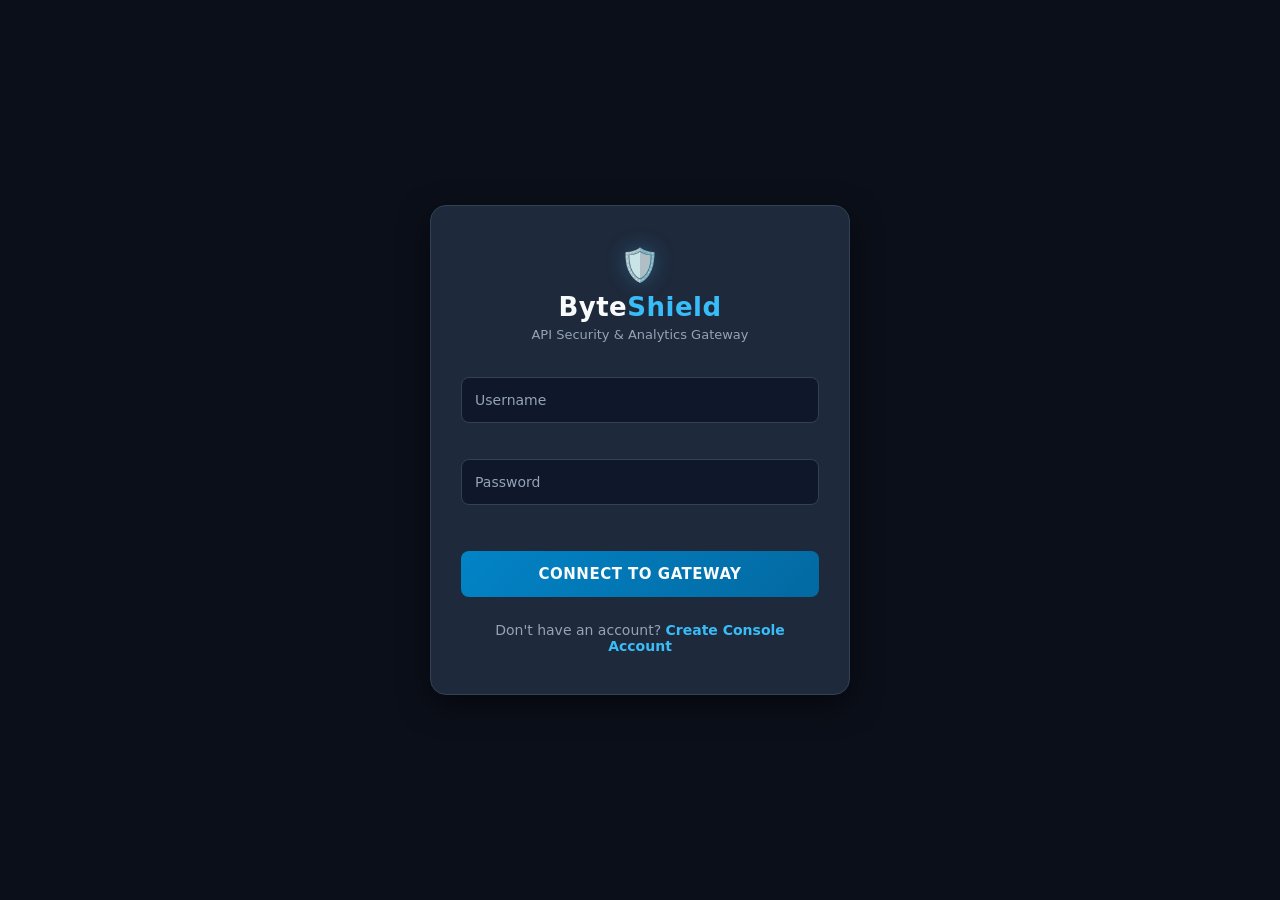
<file: index.html>
<!DOCTYPE html>
<html lang="en">
<head>
    <meta charset="UTF-8">
    <meta name="viewport" content="width=device-width, initial-scale=1.0">
    <title>ByteShield - Gateway Login</title>
    <script src="js/auth.js"></script>
    <style>
        .loading-btn {
            position: relative;
            padding: 12px 24px;
            background-color: #007bff;
            color: white;
            border: none;
            border-radius: 4px;
            font-size: 16px;
            cursor: pointer;
            transition: all 0.2s ease;
            }
        .spinner {
            position: absolute;
            top: 50%;
            left: 50%;
            width: 20px;
            height: 20px;
            margin-top: -10px; 
            margin-left: -10px;
            border: 3px solid rgba(255, 255, 255, 0.3);
            border-radius: 50%;
            border-top-color: white;
            opacity: 0;
            transition: opacity 0.2s ease;
        }
        @keyframes spin {
        to { transform: rotate(360deg); }
        }
        .loading-btn.loading {
        color: transparent; 
        pointer-events: none; 
        }

        .loading-btn.loading .spinner {
        opacity: 1;
        animation: spin 0.8s linear infinite;
        }
        * {
            margin: 0;
            padding: 0;
            box-sizing: border-box;
            font-family: 'Inter', 'Segoe UI', system-ui, -apple-system, sans-serif;
        }
        :root {
            --bg-color: #0b0f19;
            --surface-color: #1e293b;
            --accent-color: #38bdf8;
            --text-main: #f8fafc;
            --text-muted: #94a3b8;
            --danger: #ef4444;
            --success: #10b981;
            --border-color: #334155
        }
        body {
            background-color: var(--bg-color);
            color: var(--text-main);
            min-height: 100vh;
            display: flex;
            align-items: center;
            justify-content: center;
            padding: 20px;
        }
        .login-container {
            width: 100%;
            max-width: 420px;
            background-color: var(--surface-color);
            padding: 40px 30px;
            border-radius: 16px;
            border: 1px solid var(--border-color);
            box-shadow: 0 10px 30px rgba(0, 0, 0, 0.5);
            text-align: center;
        }
        .brand-header {
            margin-bottom: 35px;
        }
        .brand-logo {
            font-size: 32px;
            margin-bottom: 8px;
            display: inline-block;
            filter: drop-shadow(0 0 10px rgba(56, 189, 248, 0.3));
        }
        .brand-title {
            font-size: 26px;
            font-weight: 800;
            color: var(--text-main);
            letter-spacing: 0.5px;
        }
        .brand-title span {
            color: var(--accent-color);
        }
        .brand-tagline {
            font-size: 13px;
            color: var(--text-muted);
            margin-top: 5px;
            font-weight: 500;
        }
        .floating-group {
            position: relative;
            margin-bottom: 6px;
            text-align: left;
        }
        .floating-group input {
            width: 100%;
            padding: 16px 14px 10px 14px;
            background-color: #0f172a;
            color: var(--text-main);
            border: 1px solid var(--border-color);
            border-radius: 8px;
            outline: none;
            font-size: 15px;
            transition: all 0.2s ease-in-out;
        }
        .floating-group label {
            position: absolute;
            left: 14px;
            top: 50%;
            transform: translateY(-50%);
            color: var(--text-muted);
            font-size: 14px;
            pointer-events: none;
            transition: all 0.2s ease-in-out;
            background-color: transparent;
        }
        .floating-group input:focus {
            border-color: var(--accent-color);
            box-shadow: 0 0 12px rgba(56, 189, 248, 0.25);
        }
        .floating-group input:focus ~ label,
        .floating-group input:not(:placeholder-shown) ~ label {
            top: 12px;
            font-size: 11px;
            color: var(--accent-color);
            font-weight: 600;
            text-transform: uppercase;
            letter-spacing: 0.5px;
        }
        .floating-group input:not(:placeholder-shown) {
            padding-top: 20px;
            padding-bottom: 6px;
        }
        .floating-group input:focus {
            padding-top: 20px;
            padding-bottom: 6px;
        }
        .error-text {
            font-size: 12px;
            color: var(--danger);
            display: block;
            margin-top: 4px;
            margin-bottom: 15px;
            text-align: left;
            font-weight: 500;
            min-height: 15px;
        }
        .btn-submit {
            width: 100%;
            padding: 14px;
            background: linear-gradient(135deg, #0284c7, #0369a1);
            color: var(--text-main);
            border: none;
            border-radius: 8px;
            font-size: 15px;
            font-weight: 700;
            cursor: pointer;
            transition: all 0.2s ease-in-out;
            letter-spacing: 0.5px;
            text-transform: uppercase;
            margin-top: 10px;
        }
        .btn-submit:hover {
            background: linear-gradient(135deg, var(--accent-color), #0284c7);
            box-shadow: 0 0 15px rgba(56, 189, 248, 0.4);
            transform: translateY(-1px);
        }
        .btn-submit:disabled {
            opacity: 0.6;
            cursor: not-allowed;
            transform: none;
            box-shadow: none;
        }
        .global-error {
            color: var(--danger);
            background-color: rgba(239, 68, 68, 0.1);
            border: 1px dashed var(--danger);
            padding: 10px;
            border-radius: 6px;
            font-size: 13px;
            font-weight: 500;
            margin-top: 15px;
        }
        .global-error:empty { display: none; }
        .global-success {
            color: var(--success);
            background-color: rgba(16, 185, 129, 0.1);
            border: 1px dashed var(--success);
            padding: 10px;
            border-radius: 6px;
            font-size: 13px;
            font-weight: 500;
            margin-top: 15px;
        }
        .global-success:empty { display: none; }
        .footer-link-wrapper {
            margin-top: 25px;
            font-size: 14px;
            color: var(--text-muted);
        }
        .footer-link-wrapper a {
            color: var(--accent-color);
            text-decoration: none;
            font-weight: 600;
            transition: color 0.2s ease;
        }
        .footer-link-wrapper a:hover {
            color: #7dd3fc;
            text-decoration: underline;
        }
        @media (max-width: 480px) {
            body { padding: 15px; }
            .login-container { padding: 30px 20px; }
            .brand-title { font-size: 22px; }
        }
    </style>
</head>
<body>
    <div class="login-container">
        <div class="brand-header">
            <div class="brand-logo">🛡️</div>
            <h1 class="brand-title">Byte<span>Shield</span></h1>
            <p class="brand-tagline">API Security & Analytics Gateway</p>
        </div>
        <form id="login-form" novalidate>
            <div class="floating-group">
                <input type="text" name="username" id="input-username" placeholder=" " required autocomplete="off">
                <label for="input-username">Username</label>
            </div>
            <span class="error-text" id="login-error-username"></span>
            <div class="floating-group">
                <input type="password" name="password" id="input-password" placeholder=" " required>
                <label for="input-password">Password</label>
            </div>
            <span class="error-text" id="login-error-password"></span>
            <!-- Is button ko apne form me replace kar lijiye -->
            <button type="submit" id="login-button" class="btn-submit loading-btn">
                <span class="btn-text">Connect to Gateway</span>
                <span class="spinner"></span>
            </button>

        </form>
        <div class="global-error" id="username-password-incorrect-error"></div>
        <div class="global-success" id="login-success"></div>
        <p class="footer-link-wrapper">
            Don't have an account? <a href="signup.html">Create Console Account</a>
        </p>
    </div>
</body>
<script>
    function CheckIfAlreadyLoggin(){
    let token=localStorage.getItem('access_token')
    let refresh_token=localStorage.getItem('refresh_token')
    if (token || refresh_token){
        window.location.href='dashboard.html'
    }
}
CheckIfAlreadyLoggin();
    document.getElementById('login-form').addEventListener('submit', login_user);
</script>
</html>
</file>
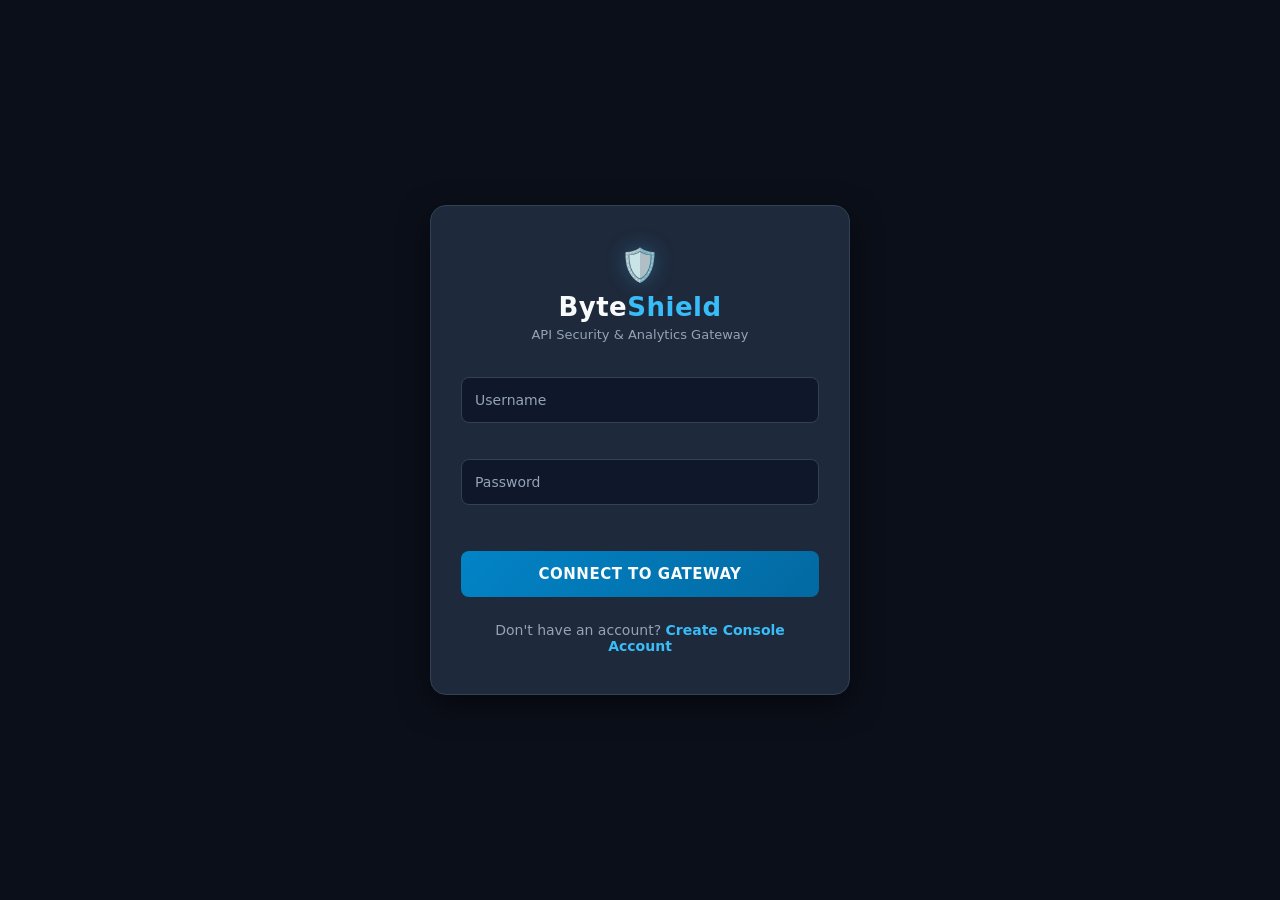
<file: chart.html>
<!DOCTYPE html>
<html lang="en">
<head>
    <meta charset="UTF-8">
    <meta name="viewport" content="width=device-width, initial-scale=1.0">
    <title>ByteShield Traffic Analytics</title>
    <script src="js/dashboard.js" defer></script>
    <script src="js/auth.js" defer></script>
    <script src="js/chart.js"></script>
    <style>
        * {
            margin: 0;
            padding: 0;
            box-sizing: border-box;
            font-family: 'Inter', 'Segoe UI', system-ui, sans-serif;
        }
        :root {
            --bg-color: #0f172a;  
            --surface-color: #1e293b;
            --accent-color: #38bdf8;
            --text-main: #f8fafc;
            --text-muted: #94a3b8;
            --border-color: #334155; 
        }
        body {
            background-color: var(--bg-color);
            color: var(--text-main);
            min-height: 100vh;
            display: flex;
            align-items: center;
            justify-content: center;
            padding: 20px;
        }
        .chart-container {
            width: 100%;
            max-width: 900px;
            background: var(--surface-color);
            padding: 35px;
            border-radius: 16px;
            border: 1px solid var(--border-color);
            box-shadow: 0px 10px 30px rgba(0, 0, 0, 0.4);
        }
        .chart-title {
            color: var(--accent-color);
            font-size: 24px;
            font-weight: 700;
            margin-bottom: 6px;
            letter-spacing: 0.5px;
        }
        .chart-desc {
            color: var(--text-muted);
            font-size: 14px;
            margin-bottom: 35px;
        }
        .chart-scroll-area {
            width: 100%;
            overflow-x: auto;
            margin-bottom: 25px;
            border-radius: 8px;
        }
        .pure-css-chart {
            display: flex;
            align-items: flex-end;
            justify-content: space-around;
            height: 350px;
            width: 100%;
            min-width: 700px;
            border-bottom: 2px solid var(--border-color);
            border-left: 2px solid var(--border-color);
            padding: 15px 10px 0 10px;
            position: relative;
            background-image: linear-gradient(rgba(51, 65, 85, 0.3) 1px, transparent 1px);
            background-size: 100% 50px;
        }
        .bar-wrapper {
            display: flex;
            flex-direction: column;
            align-items: center;
            flex-grow: 1;
            max-width: 65px;
            height: 100%;
            justify-content: flex-end;
        }
        .bar {
            width: 65%;
            background: linear-gradient(to top, #0284c7, var(--accent-color));
            border-radius: 6px 6px 0 0;
            transition: height 0.6s cubic-bezier(0.4, 0, 0.2, 1);
            position: relative;
            cursor: pointer;
        }
        .bar:hover {
            background: linear-gradient(to top, #0369a1, #7dd3fc);
            box-shadow: 0 0 15px rgba(56, 189, 248, 0.5);
        }
        .bar-hits {
            font-size: 12px;
            font-weight: 600;
            color: var(--accent-color);
            margin-bottom: 6px;
        }
        .bar-label {
            font-size: 11px;
            color: var(--text-muted);
            margin-top: 10px;
            white-space: nowrap;
            font-weight: 500;
        }
        .controls-footer {
            border-top: 1px solid var(--border-color);
            padding-top: 20px;
            display: flex;
            justify-content: space-between;
            align-items: center;
            gap: 15px;
        }
        .back-btn {
            padding: 10px 24px;
            background-color: transparent;
            color: var(--text-main);
            border: 1px solid var(--border-color);
            border-radius: 8px;
            cursor: pointer;
            font-weight: 600;
            font-size: 14px;
            transition: all 0.2s ease-in-out;
            white-space: nowrap;
        }
        .back-btn:hover {
            background-color: rgba(255, 255, 255, 0.05);
            border-color: var(--text-main);
        }
        .system-status-text {
            font-size: 12px; 
            color: var(--text-muted);
            text-align: right;
        }
        .spinner-wrapper {
            display: flex;
            flex-direction: column;
            align-items: center;
            justify-content: center;
            width: 100%;
            height: 100%;
            gap: 15px;
            position: absolute;
            left: 0;
            top: 0;
            background: var(--surface-color);
        }
        .spinner {
            width: 40px;
            height: 40px;
            border: 4px solid rgba(56, 189, 248, 0.1);
            border-top: 4px solid var(--accent-color);
            border-radius: 50%;
            animation: spin 1s linear infinite;
        }
        @keyframes spin {
            0% { transform: rotate(0deg); }
            100% { transform: rotate(360deg); }
        }
        .loading-text {
            color: var(--text-muted);
            font-size: 14px;
            font-weight: 500;
        }
        @media (max-width: 768px) {
            body {
                padding: 10px;
            }
            .chart-container {
                padding: 20px;
                border-radius: 12px;
            }
            .chart-title {
                font-size: 20px;
            }
            .chart-desc {
                font-size: 13px;
                margin-bottom: 25px;
            }
            .pure-css-chart {
                height: 260px; 
                min-width: 100%;
                padding: 10px 5px 0 5px;
            }
            .bar-wrapper {
                max-width: 45px;
            }
            .bar-hits {
                font-size: 10px;
                margin-bottom: 3px;
            }
            .bar-label {
                font-size: 9px;
                margin-top: 6px;
            }
            .controls-footer {
                flex-direction: column;
                align-items: stretch;
                text-align: center;
                gap: 12px;
            }
            .back-btn {
                width: 100%; 
                padding: 12px;
            }
            .system-status-text {
                text-align: center;
                font-size: 11px;
            }
        }
    </style>
</head>
<body>
    <div class="chart-container">
        <h2 class="chart-title">📈 ByteShield Live Traffic Analytics</h2>
        <p class="chart-desc">Real-time metrics timeline distribution breakdown over the past 24 hours.</p>
        <div class="chart-scroll-area">
            <div id="html-chart-box" class="pure-css-chart">
                <div class="spinner-wrapper" id="chart-loader">
                    <div class="spinner"></div>
                    <p class="loading-text">Syncing telemetry data streams...</p>
                </div>
            </div>
        </div>
        <div class="controls-footer">
            <button class="back-btn" onclick="goToDashboard()">⬅️ Back to Console</button>
            <span class="system-status-text">System Status: Secure</span>
        </div>
    </div>

    <script>
        window.onload = function() {
            let token = localStorage.getItem('access_token');
            if (!token) {
                window.location.href = 'login.html';
                return;
            }
            load_pure_html_chart();
        };
        function goToDashboard() {
            window.location.href = 'dashboard.html';
        }
    </script>
</body>
</html>
</file>
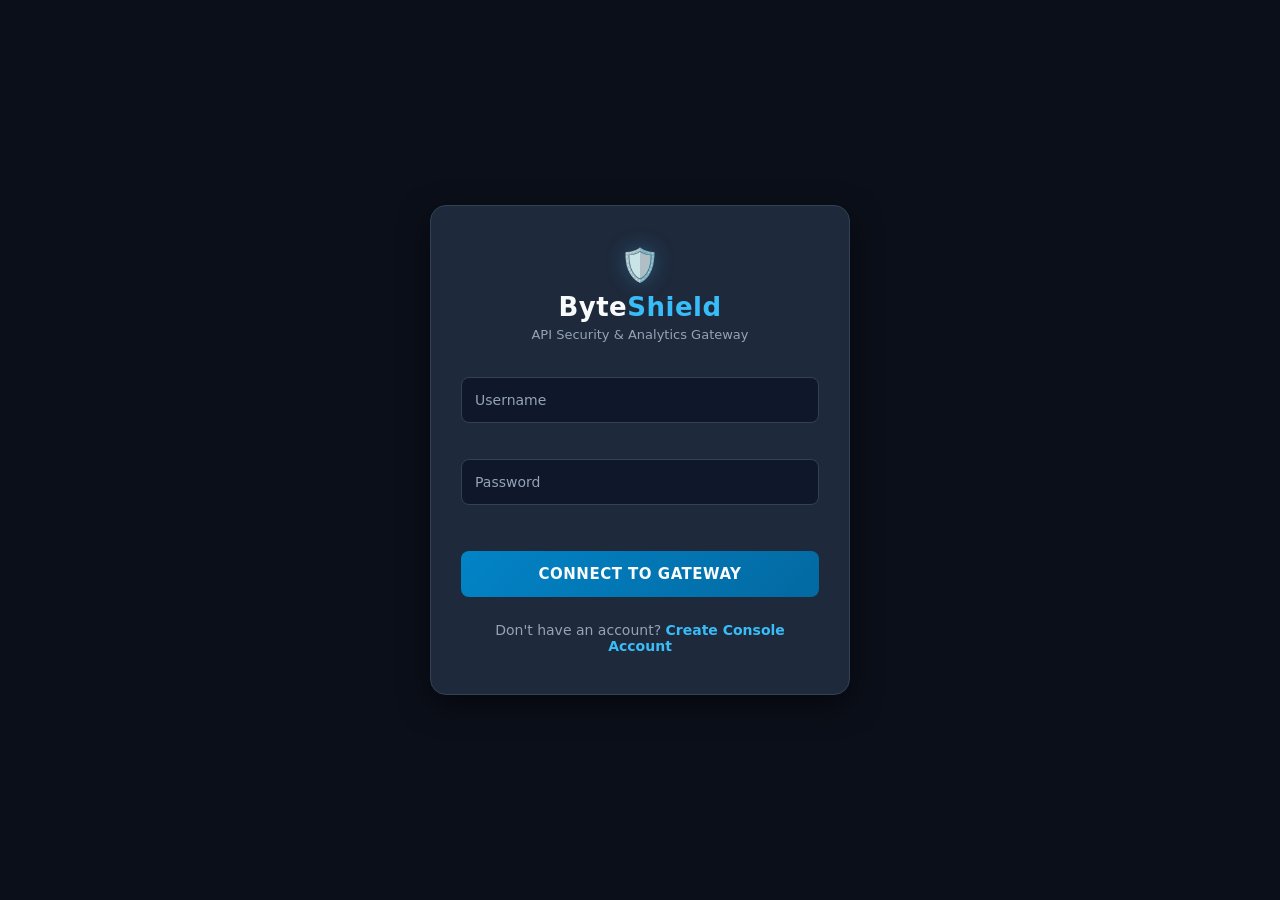
<file: dashboard.html>
<!DOCTYPE html>
<html lang="en">
<head>
    <meta charset="UTF-8">
    <meta name="viewport" content="width=device-width, initial-scale=1.0">
    <title>ByteShield - Cloud Console</title>
    <link rel="stylesheet" href="https://cdnjs.cloudflare.com/ajax/libs/font-awesome/6.4.0/css/all.min.css">
    <script src="js/dashboard.js"></script>
    <link rel="stylesheet" href="css/dashboard.css">
    <script src="js/auth.js"></script>
    <script src="js/chart.js"></script>
    <script src="js/security.js"></script>
</head>
<body>
    <div class="dashboard-wrapper">  
        <aside class="sidebar-container">
            <div class="sidebar-brand">
                <i class="fa-solid fa-shield-halved"></i>
                <h2>ByteShield</h2>
            </div>
            <nav class="sidebar-links">
                <button class="nav-item-btn active" onclick="showform('dashboard')">
                    <i class="fa-solid fa-chart-pie"></i> <text>Overview</text>
                </button>
                <button class="nav-item-btn" onclick="showform('all_data')">
                    <i class="fa-solid fa-key"></i> <text>Your API Keys</text>
                </button>
                <button class="nav-item-btn" onclick="showform('company_name')">
                    <i class="fa-solid fa-sliders"></i> <text>Company Settings</text>
                </button>
                <button class="nav-item-btn chart-link-item">
                    <a href="chart.html"><i class="fa-solid fa-chart-line"></i> <text>Analytics Chart</text></a>
                </button>
            </nav>
            <button class="sidebar-logout-btn" onclick="logout()">
                <i class="fa-solid fa-power-off"></i> <text>Logout</text>
            </button>
        </aside>
        <main class="content-panel-workspace">
            <div class="header-container">
                <div class="welcome-user-identity">
                    <i class="fa-solid fa-circle-user profile-avatar"></i>
                    <h2 id="here_username">Welcome</h2>
                </div>
                <div class="live-deployment-badge">
                    <span class="pulse-live-dot"></span> Network Engine Live
                </div>
            </div>
            <div id="dashboard-div" class="view-panel-card">
                <div class="metrics-grid">
                    <div class="metric-card">
                        <span class="card-icon">📊</span>
                        <div class="metric-info">
                            <p class="metric-label">Total Website Requests</p>
                            <h3 id="count">0</h3>
                        </div>
                    </div>
                    <div class="metric-card">
                        <span class="card-icon">⚡</span>
                        <div class="metric-info">
                            <p class="metric-label">Average Server Speed</p>
                            <h3><span id="average">0.00</span> <small>ms</small></h3>
                        </div>
                    </div>
                </div>

                <div class="section-card status-breakdown-wrapper">
                    <h3><i class="fa-solid fa-list-check"></i> Response Status Breakdown</h3>
                    <div id="status_group"></div>
                    <p id="no-data-availabel" class="info-msg"></p>
                    <h1 id="Technical-error" class="error-msg"></h1>
                </div>

                <div class="action-bar">
                    <button class="primary-btn" onclick="showform('generate_api')"><i class="fa-solid fa-plus"></i> Generate New API Key</button>
                    <button class="secondary-btn" onclick="showform('all_data')"><i class="fa-solid fa-folder-open"></i> Your API Keys</button>
                    <button class="secondary-btn" onclick="showform('company_name')"><i class="fa-solid fa-gears"></i> Company Settings</button>
                </div>
            </div>

            <div id="generate-key-div" class="view-panel-card central-form-box" hidden>
                <h2>🔑 Credentials Generator</h2>
                <p class="subtitle-text">Create a safe cryptographic access token for your microservices.</p>
                
                <form novalidate id="form-api-key" class="vertical-panel-form">
                    <div class="input-group">
                        <label class="custom-field-label">Key Identifier Name</label>
                        <input type="text" name="key_name" placeholder="Enter Key Name (e.g., Production_Server)" id="name_key" class="modern-field-input">
                        <span id="error-key_name" class="validation-error"></span>
                    </div>

                    <div id="copy-wrapper" class="copy-box-wrapper" style="display: none;">
                        <div class="key-input-field-container">
                            <input type="text" readonly id="api_key" class="mono-font modern-field-input generated-token-input">
                            <button type="button" id="copy-action-btn" class="copy-action-trigger-btn" onclick="copyKeyToClipboard()">
                                <i class="fa-regular fa-copy"></i> Copy Key
                            </button>
                        </div>
                        <small class="security-warning-lbl"><i class="fa-solid fa-triangle-exclamation"></i> Make sure to copy this credential now. You won't be able to retrieve its plain signature again!</small>
                    </div>

                    <div class="form-submission-tray">
                        <button type="submit" class="submit-btn"><i class="fa-solid fa-wand-magic-sparkles"></i> Generate Secure API Key</button>
                        <button type="button" class="back-btn" onclick="showform('dashboard')">↩ Back to Overview</button>
                    </div>
                </form>
            </div>

            <div id="all_api_keys" class="view-panel-card" hidden>
                <h2>📋 Registered Gateway Credentials</h2>
                <div class="table-scroll-wrapper">
                    <table class="modern-console-table">
                        <thead>
                            <tr>
                                <th>API Key Name</th>
                                <th>Status</th>
                                <th>Generation Date</th>
                                <th>Actions</th>
                            </tr>
                        </thead>
                        <tbody id="all_data"></tbody>
                    </table>
                </div>
                <div class="table-response-messaging">
                    <p id="success-active" class="success-msg"></p>
                    <p style="color:#ef4444" id="no-keys" class="info-msg"></p>
                    <p id="Technical-error-keys" class="error-msg"></p>
                </div>
                
                <button class="back-btn" onclick="showform('dashboard')">↩ Back to Overview</button>
            </div>

            <div id="update-name" class="view-panel-card central-form-box" hidden>
                <h2>⚙️ Organization Identity Settings</h2>
                <p class="subtitle-text">Change the parent organization name mapped globally across active microservice nodes.</p>
                
                <form novalidate id="company-name" class="vertical-panel-form">
                    <div class="input-group">
                        <label class="custom-field-label">Organization Legal Scope Name</label>
                        <input type="text" name="company_name" placeholder="Enter Company Name" id="current_name" class="modern-field-input">
                        <span class="validation-error" id="error-company-name"></span>
                    </div>
                    <div class="form-submission-tray">
                        <button type="submit" class="submit-btn"><i class="fa-solid fa-floppy-disk"></i> Save Deployment Configuration</button>
                        <button type="button" class="back-btn" onclick="showform('dashboard')">Cancel Changes</button>
                    </div>
                </form>
                <p id="success-update" class="success-msg"></p>
            </div>

        </main>
    </div>

</body>
<script>
    window.onload = function() {
        home();
        allapikey();
        load_company_name();
        let lastpage = localStorage.getItem('current_page');
        if(lastpage){
            showform(lastpage);
        } else {
            showform('dashboard');
        }
        document.getElementById('form-api-key').addEventListener('submit', generate_api_key);
        document.getElementById('company-name').addEventListener('submit', company_name);

        setInterval(function() {
            const targetInput = document.getElementById('api_key');
            const copyWrapper = document.getElementById('copy-wrapper');
            if (targetInput && targetInput.value.trim() !== "" && copyWrapper.style.display === 'none') {
                targetInput.hidden = false;
                copyWrapper.style.display = 'flex'; 
            }
        }, 300);
    }

    function copyKeyToClipboard() {
        const keyEl = document.getElementById('api_key');
        const copyBtn = document.getElementById('copy-action-btn');
        if (!keyEl.value) return;
        
        navigator.clipboard.writeText(keyEl.value).then(() => {
            copyBtn.innerHTML = "<i class='fa-solid fa-circle-check'></i> Copied! ✓";
            copyBtn.style.backgroundColor = "#10b981";
            copyBtn.style.borderColor = "#10b981";
            setTimeout(() => {
                copyBtn.innerHTML = "<i class='fa-regular fa-copy'></i> Copy Key";
                copyBtn.style.backgroundColor = "#1f2937";
                copyBtn.style.borderColor = "#374151";
            }, 2000);
        });
    }

    async function showform(page){
        localStorage.setItem('current_page', page);
        let dashboard = document.getElementById('dashboard-div');
        let generate = document.getElementById('generate-key-div');
        let all_api_keys = document.getElementById('all_api_keys');
        let company_name = document.getElementById('update-name');
        
        dashboard.hidden = page !== 'dashboard';
        generate.hidden = page !== 'generate_api';
        all_api_keys.hidden = page !== 'all_data';
        company_name.hidden = page !== 'company_name';

        const navigationButtons = document.querySelectorAll('.nav-item-btn');
        navigationButtons.forEach(btn => btn.classList.remove('active'));
        if(page === 'dashboard') navigationButtons[0].classList.add('active');
        if(page === 'all_data') navigationButtons[1].classList.add('active');
        if(page === 'company_name') navigationButtons[2].classList.add('active');

        if(page === 'generate_api') {
            document.getElementById('api_key').value = "";
            document.getElementById('copy-wrapper').style.display = 'none';
            document.getElementById('name_key').value = "";
            document.getElementById('error-key_name').innerText = "";
        }
    }
</script>
</html>
</file>
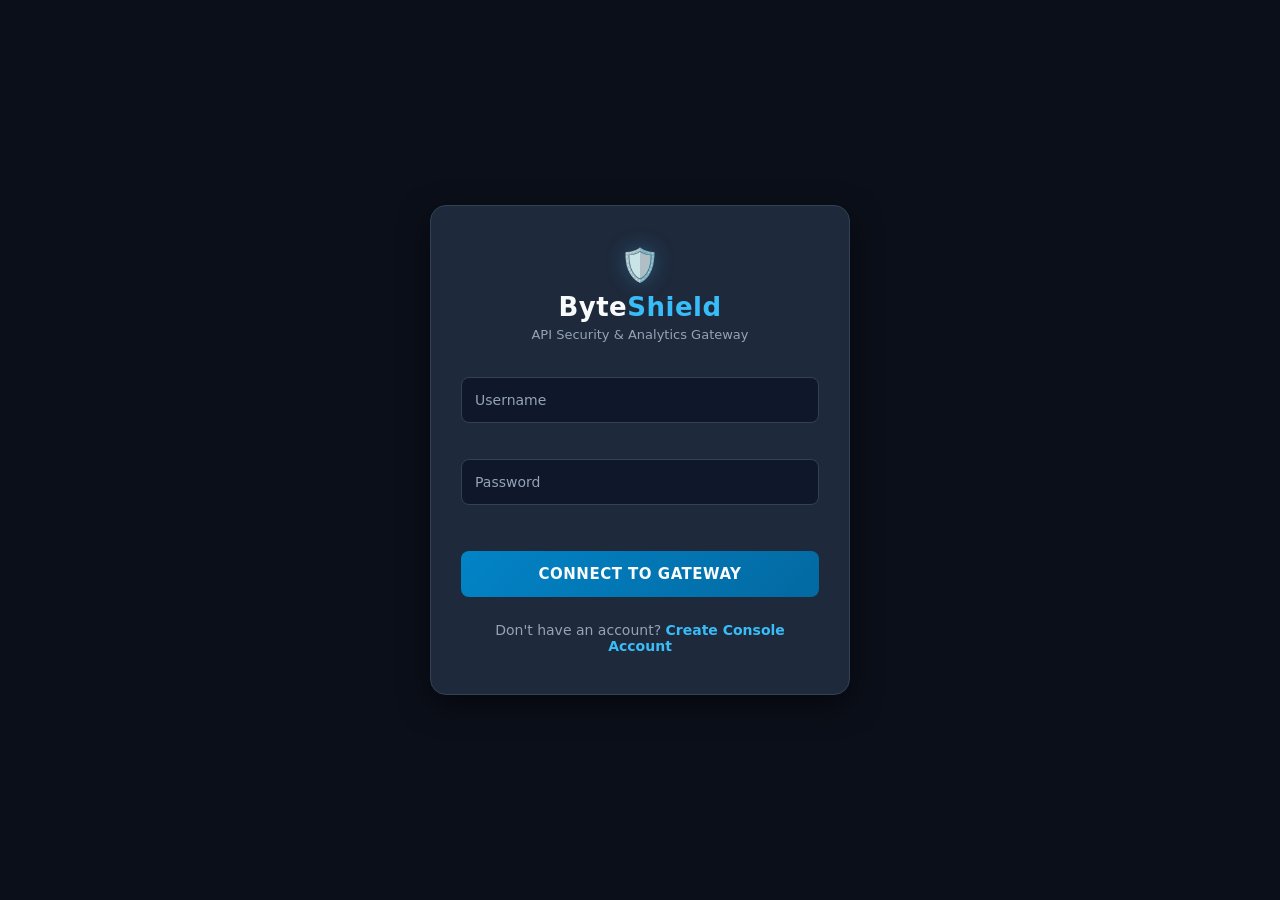
<file: login.html>
<!DOCTYPE html>
<html lang="en">
<head>
    <meta charset="UTF-8">
    <meta name="viewport" content="width=device-width, initial-scale=1.0">
    <title>ByteShield - Gateway Login</title>
    <script src="js/auth.js"></script>
    <style>
        .loading-btn {
            position: relative;
            padding: 12px 24px;
            background-color: #007bff;
            color: white;
            border: none;
            border-radius: 4px;
            font-size: 16px;
            cursor: pointer;
            transition: all 0.2s ease;
            }
        .spinner {
            position: absolute;
            top: 50%;
            left: 50%;
            width: 20px;
            height: 20px;
            margin-top: -10px; 
            margin-left: -10px;
            border: 3px solid rgba(255, 255, 255, 0.3);
            border-radius: 50%;
            border-top-color: white;
            opacity: 0;
            transition: opacity 0.2s ease;
        }
        @keyframes spin {
        to { transform: rotate(360deg); }
        }
        .loading-btn.loading {
        color: transparent; 
        pointer-events: none; 
        }

        .loading-btn.loading .spinner {
        opacity: 1;
        animation: spin 0.8s linear infinite;
        }
        * {
            margin: 0;
            padding: 0;
            box-sizing: border-box;
            font-family: 'Inter', 'Segoe UI', system-ui, -apple-system, sans-serif;
        }
        :root {
            --bg-color: #0b0f19;
            --surface-color: #1e293b;
            --accent-color: #38bdf8;
            --text-main: #f8fafc;
            --text-muted: #94a3b8;
            --danger: #ef4444;
            --success: #10b981;
            --border-color: #334155
        }
        body {
            background-color: var(--bg-color);
            color: var(--text-main);
            min-height: 100vh;
            display: flex;
            align-items: center;
            justify-content: center;
            padding: 20px;
        }
        .login-container {
            width: 100%;
            max-width: 420px;
            background-color: var(--surface-color);
            padding: 40px 30px;
            border-radius: 16px;
            border: 1px solid var(--border-color);
            box-shadow: 0 10px 30px rgba(0, 0, 0, 0.5);
            text-align: center;
        }
        .brand-header {
            margin-bottom: 35px;
        }
        .brand-logo {
            font-size: 32px;
            margin-bottom: 8px;
            display: inline-block;
            filter: drop-shadow(0 0 10px rgba(56, 189, 248, 0.3));
        }
        .brand-title {
            font-size: 26px;
            font-weight: 800;
            color: var(--text-main);
            letter-spacing: 0.5px;
        }
        .brand-title span {
            color: var(--accent-color);
        }
        .brand-tagline {
            font-size: 13px;
            color: var(--text-muted);
            margin-top: 5px;
            font-weight: 500;
        }
        .floating-group {
            position: relative;
            margin-bottom: 6px;
            text-align: left;
        }
        .floating-group input {
            width: 100%;
            padding: 16px 14px 10px 14px;
            background-color: #0f172a;
            color: var(--text-main);
            border: 1px solid var(--border-color);
            border-radius: 8px;
            outline: none;
            font-size: 15px;
            transition: all 0.2s ease-in-out;
        }
        .floating-group label {
            position: absolute;
            left: 14px;
            top: 50%;
            transform: translateY(-50%);
            color: var(--text-muted);
            font-size: 14px;
            pointer-events: none;
            transition: all 0.2s ease-in-out;
            background-color: transparent;
        }
        .floating-group input:focus {
            border-color: var(--accent-color);
            box-shadow: 0 0 12px rgba(56, 189, 248, 0.25);
        }
        .floating-group input:focus ~ label,
        .floating-group input:not(:placeholder-shown) ~ label {
            top: 12px;
            font-size: 11px;
            color: var(--accent-color);
            font-weight: 600;
            text-transform: uppercase;
            letter-spacing: 0.5px;
        }
        .floating-group input:not(:placeholder-shown) {
            padding-top: 20px;
            padding-bottom: 6px;
        }
        .floating-group input:focus {
            padding-top: 20px;
            padding-bottom: 6px;
        }
        .error-text {
            font-size: 12px;
            color: var(--danger);
            display: block;
            margin-top: 4px;
            margin-bottom: 15px;
            text-align: left;
            font-weight: 500;
            min-height: 15px;
        }
        .btn-submit {
            width: 100%;
            padding: 14px;
            background: linear-gradient(135deg, #0284c7, #0369a1);
            color: var(--text-main);
            border: none;
            border-radius: 8px;
            font-size: 15px;
            font-weight: 700;
            cursor: pointer;
            transition: all 0.2s ease-in-out;
            letter-spacing: 0.5px;
            text-transform: uppercase;
            margin-top: 10px;
        }
        .btn-submit:hover {
            background: linear-gradient(135deg, var(--accent-color), #0284c7);
            box-shadow: 0 0 15px rgba(56, 189, 248, 0.4);
            transform: translateY(-1px);
        }
        .btn-submit:disabled {
            opacity: 0.6;
            cursor: not-allowed;
            transform: none;
            box-shadow: none;
        }
        .global-error {
            color: var(--danger);
            background-color: rgba(239, 68, 68, 0.1);
            border: 1px dashed var(--danger);
            padding: 10px;
            border-radius: 6px;
            font-size: 13px;
            font-weight: 500;
            margin-top: 15px;
        }
        .global-error:empty { display: none; }
        .global-success {
            color: var(--success);
            background-color: rgba(16, 185, 129, 0.1);
            border: 1px dashed var(--success);
            padding: 10px;
            border-radius: 6px;
            font-size: 13px;
            font-weight: 500;
            margin-top: 15px;
        }
        .global-success:empty { display: none; }
        .footer-link-wrapper {
            margin-top: 25px;
            font-size: 14px;
            color: var(--text-muted);
        }
        .footer-link-wrapper a {
            color: var(--accent-color);
            text-decoration: none;
            font-weight: 600;
            transition: color 0.2s ease;
        }
        .footer-link-wrapper a:hover {
            color: #7dd3fc;
            text-decoration: underline;
        }
        @media (max-width: 480px) {
            body { padding: 15px; }
            .login-container { padding: 30px 20px; }
            .brand-title { font-size: 22px; }
        }
    </style>
</head>
<body>
    <div class="login-container">
        <div class="brand-header">
            <div class="brand-logo">🛡️</div>
            <h1 class="brand-title">Byte<span>Shield</span></h1>
            <p class="brand-tagline">API Security & Analytics Gateway</p>
        </div>
        <form id="login-form" novalidate>
            <div class="floating-group">
                <input type="text" name="username" id="input-username" placeholder=" " required autocomplete="off">
                <label for="input-username">Username</label>
            </div>
            <span class="error-text" id="login-error-username"></span>
            <div class="floating-group">
                <input type="password" name="password" id="input-password" placeholder=" " required>
                <label for="input-password">Password</label>
            </div>
            <span class="error-text" id="login-error-password"></span>
            <!-- Is button ko apne form me replace kar lijiye -->
            <button type="submit" id="login-button" class="btn-submit loading-btn">
                <span class="btn-text">Connect to Gateway</span>
                <span class="spinner"></span>
            </button>

        </form>
        <div class="global-error" id="username-password-incorrect-error"></div>
        <div class="global-success" id="login-success"></div>
        <p class="footer-link-wrapper">
            Don't have an account? <a href="signup.html">Create Console Account</a>
        </p>
    </div>
</body>
<script>
    document.getElementById('login-form').addEventListener('submit', login_user);
</script>
</html>
</file>
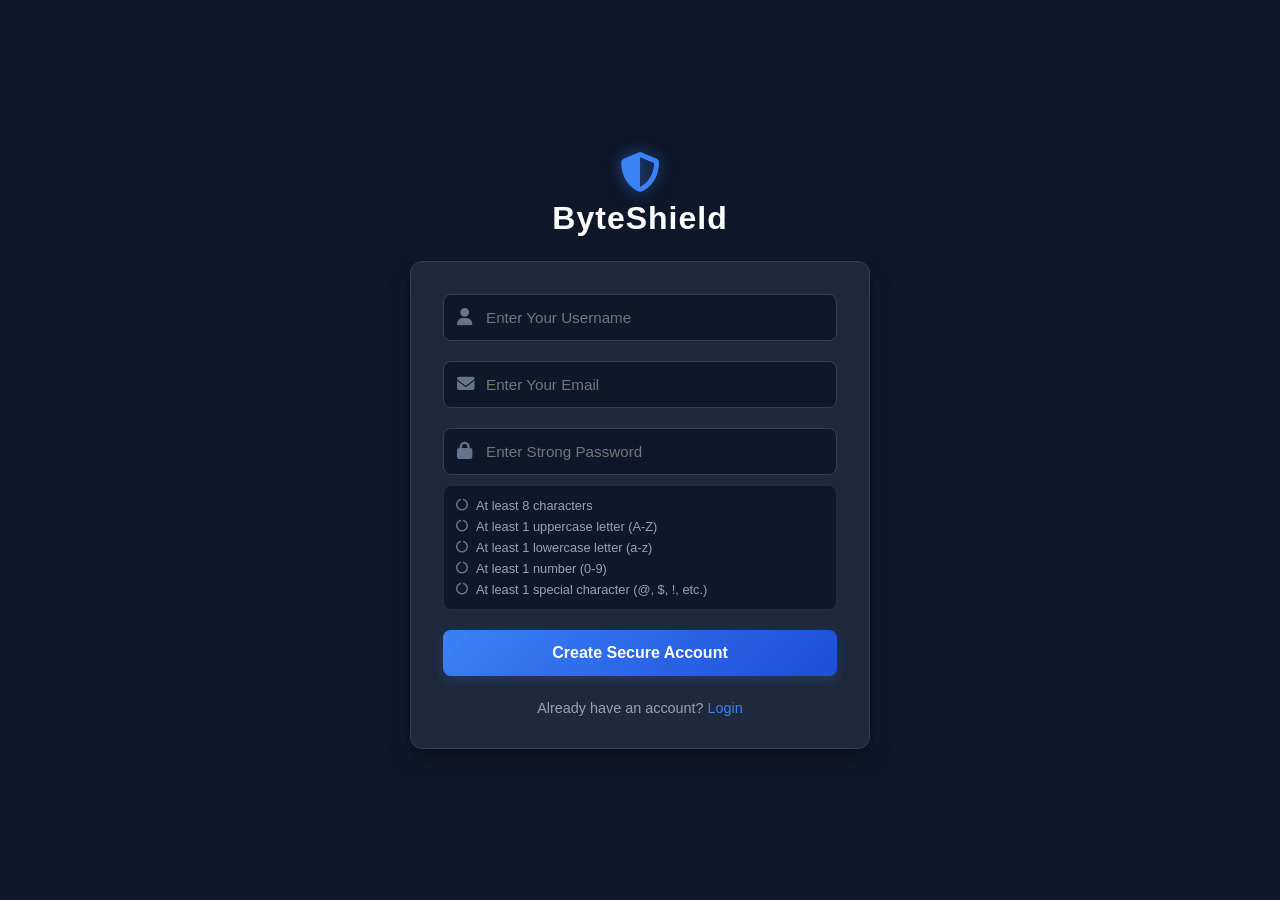
<file: signup.html>
<!DOCTYPE html>
<html lang="en">
<head>
    <meta charset="UTF-8">
    <meta name="viewport" content="width=device-width, initial-scale=1.0">
    <title>ByteShield - Register Console</title>
    <link rel="stylesheet" href="https://cdnjs.cloudflare.com/ajax/libs/font-awesome/6.4.0/css/all.min.css">
    <script src="js/auth.js"></script>
    <style>
        .loading-btn {
        position: relative;
        padding: 12px 24px;
        background-color: #007bff;
        color: white;
        border: none;
        border-radius: 4px;
        font-size: 16px;
        cursor: pointer;
        transition: all 0.2s ease;
        }
        .spinner {
        position: absolute;
        top: 50%;
        left: 50%;
        width: 20px;
        height: 20px;
        margin-top: -10px; 
        margin-left: -10px;
        border: 3px solid rgba(255, 255, 255, 0.3);
        border-radius: 50%;
        border-top-color: white;
        opacity: 0;
        transition: opacity 0.2s ease;
        }
        @keyframes spin {
        to { transform: rotate(360deg); }
        }
        .loading-btn.loading {
        color: transparent; 
        pointer-events: none;
        }
        .loading-btn.loading .spinner {
        opacity: 1;
        animation: spin 0.8s linear infinite;
        }

        * {
            margin: 0;
            padding: 0;
            box-sizing: border-box;
            font-family: 'Segoe UI', Tahoma, Geneva, Verdana, sans-serif;
        }

        body {
            background-color: #0f172a;
            color: #f8fafc;
            min-height: 100vh;
            display: flex;
            flex-direction: column;
            justify-content: center;
            align-items: center;
            padding: 20px;
        }
        .branding-header {
            text-align: center;
            margin-bottom: 24px;
        }
        .branding-header i {
            font-size: 2.5rem;
            color: #3b82f6;
            text-shadow: 0 0 15px rgba(59, 130, 246, 0.5);
            margin-bottom: 8px;
        }
        .branding-header h1 {
            font-size: 2rem;
            font-weight: 700;
            letter-spacing: 1px;
            color: #ffffff;
        }
        .signup-container {
            background-color: #1e293b;
            border: 1px solid #334155;
            border-radius: 12px;
            padding: 32px;
            width: 100%;
            max-width: 460px;
            box-shadow: 0 10px 25px -5px rgba(0, 0, 0, 0.3), 0 8px 10px -6px rgba(0, 0, 0, 0.3);
            position: relative;
            overflow: hidden;
        }
        .error-toast {
            background-color: rgba(239, 68, 68, 0.15);
            border-left: 4px solid #ef4444;
            color: #fca5a5;
            padding: 12px;
            border-radius: 6px;
            margin-bottom: 20px;
            font-size: 0.9rem;
            display: flex;
            align-items: center;
            gap: 10px;
            transition: all 0.3s ease; 
        }
        .field-error {
            color: #ef4444;
            font-size: 0.8rem;
            margin-top: 4px;
            margin-left: 40px;
            display: block;
        }
        .input-group {
            margin-bottom: 20px;
            position: relative;
        }
        .input-wrapper {
            position: relative;
            display: flex;
            align-items: center;
        }
        .input-wrapper i {
            position: absolute;
            left: 14px;
            color: #64748b;
            font-size: 1.1rem;
            transition: color 0.3s ease;
        }
        .input-wrapper input {
            width: 100%;
            padding: 14px 14px 14px 42px;
            background-color: #0f172a;
            border: 1px solid #334155;
            border-radius: 8px;
            color: #f8fafc;
            font-size: 0.95rem;
            outline: none;
            transition: all 0.3s ease;
        }
        .input-wrapper input:focus {
            border-color: #3b82f6;
            box-shadow: 0 0 12px rgba(59, 130, 246, 0.3);
        }
        .input-wrapper input:focus + i {
            color: #3b82f6;
        }
        .password-policies {
            background-color: #0f172a;
            padding: 12px;
            border-radius: 8px;
            margin-top: -10px;
            margin-bottom: 20px;
            border: 1px solid #232e42;
        }
        .policy-item {
            font-size: 0.8rem;
            color: #94a3b8;
            display: flex;
            align-items: center;
            gap: 8px;
            margin-bottom: 6px;
            transition: all 0.3s ease;
        }
        .policy-item:last-child {
            margin-bottom: 0;
        }
        .policy-item i {
            font-size: 0.75rem;
            color: #64748b;
        }
        .policy-item.valid {
            color: #10b981;
        }
        .policy-item.valid i {
            color: #10b981;
        }
        .btn-submit {
            width: 100%;
            padding: 14px;
            background: linear-gradient(135deg, #3b82f6 0%, #1d4ed8 100%);
            border: none;
            border-radius: 8px;
            color: white;
            font-size: 1rem;
            font-weight: 600;
            cursor: pointer;
            transition: all 0.3s ease;
            box-shadow: 0 4px 12px rgba(59, 130, 246, 0.2);
        }
        .btn-submit:hover {
            transform: translateY(-1px);
            box-shadow: 0 6px 20px rgba(59, 130, 246, 0.4);
        }
        .btn-submit:active {
            transform: translateY(1px);
        }
        .btn-submit.loading {
            background: #334155;
            color: #94a3b8;
            cursor: not-allowed;
            pointer-events: none;
        }
        .success-message {
            color: #10b981;
            background-color: rgba(16, 185, 129, 0.1);
            border: 1px solid #10b981;
            padding: 12px;
            border-radius: 8px;
            text-align: center;
            font-size: 0.95rem;
            margin-top: 15px;
        }
        .footer-link {
            text-align: center;
            margin-top: 24px;
            font-size: 0.9rem;
            color: #94a3b8;
        }
        .footer-link a {
            color: #3b82f6;
            text-decoration: none;
            font-weight: 500;
            transition: color 0.2s ease;
        }
        .footer-link a:hover {
            color: #60a5fa;
            text-decoration: underline;
        }
    </style>
</head>
<body>
    <div class="branding-header">
        <i class="fa-solid fa-shield-halved"></i>
        <h1>ByteShield</h1>
    </div>
    <div class="signup-container">
        <form id="signup-form" novalidate>
            <div class="input-group">
                <div class="input-wrapper">
                    <input type="text" name="username" placeholder="Enter Your Username">
                    <i class="fa-solid fa-user"></i>
                </div>
                <span id="error-signup-username" class="field-error"></span>
            </div>
            <div class="input-group">
                <div class="input-wrapper">
                    <input type="email" name="email" placeholder="Enter Your Email">
                    <i class="fa-solid fa-envelope"></i>
                </div>
                <span id="error-signup-email" class="field-error"></span>
            </div>
            <div class="input-group">
                <div class="input-wrapper">
                    <input type="password" name="password" id="signup-password" placeholder="Enter Strong Password">
                    <i class="fa-solid fa-lock"></i>
                </div>
                <span id="error-signup-password" class="field-error"></span>
            </div>
            <div class="password-policies">
                <div class="policy-item" id="rule-length">
                    <i class="fa-solid fa-circle-notch"></i> At least 8 characters
                </div>
                <div class="policy-item" id="rule-upper">
                    <i class="fa-solid fa-circle-notch"></i> At least 1 uppercase letter (A-Z)
                </div>
                <div class="policy-item" id="rule-lower">
                    <i class="fa-solid fa-circle-notch"></i> At least 1 lowercase letter (a-z)
                </div>
                <div class="policy-item" id="rule-digit">
                    <i class="fa-solid fa-circle-notch"></i> At least 1 number (0-9)
                </div>
                <div class="policy-item" id="rule-special">
                    <i class="fa-solid fa-circle-notch"></i> At least 1 special character (@, $, !, etc.)
                </div>
            </div>
           <button type="submit" id="signup-button" class="btn-submit loading-btn">
            <span class="btn-text">Create Secure Account</span>
            <span class="spinner"></span>
        </button>
        </form>
        <div id="success" class="success-message" style="display: none;"></div>
        <div class="footer-link">
            Already have an account? <a href="index.html">Login</a>
        </div>
    </div>
    <script>
        document.getElementById('signup-form').addEventListener('submit', signup);
    </script>
</body>
</html>
</file>
<file: css/dashboard.css>
@import url('https://fonts.googleapis.com/css2?family=Plus+Jakarta+Sans:wght@400;500;600;700&family=JetBrains+Mono:wght@400;500&display=swap');

* {
    margin: 0;
    padding: 0;
    box-sizing: border-box;
}

body {
    background-color: #060913;
    color: #f3f4f6;
    font-family: 'Plus Jakarta Sans', sans-serif;
    min-height: 100vh;
    overflow-x: hidden;
}
.dashboard-wrapper {
    display: flex;
    min-height: 100vh;
    width: 100%;
}
.sidebar-container {
    width: 280px;
    background: #0b1329;
    border-right: 1px solid #1e293b;
    padding: 32px 24px;
    display: flex;
    flex-direction: column;
    justify-content: space-between;
    position: fixed;
    height: 100vh;
    z-index: 100;
}

.sidebar-brand {
    display: flex;
    align-items: center;
    gap: 12px;
    margin-bottom: 40px;
}

.sidebar-brand i {
    font-size: 1.8rem;
    color: #6366f1;
}

.sidebar-brand h2 {
    font-size: 1.5rem;
    font-weight: 700;
    color: #ffffff;
    letter-spacing: -0.02em;
}

.sidebar-links {
    display: flex;
    flex-direction: column;
    gap: 10px;
    flex-grow: 1;
}

.nav-item-btn {
    background: transparent;
    color: #94a3b8;
    border: none;
    padding: 14px 18px;
    border-radius: 12px;
    font-size: 0.95rem;
    font-weight: 600;
    text-align: left;
    cursor: pointer;
    display: flex;
    align-items: center;
    gap: 12px;
    transition: all 0.25s ease;
    width: 100%;
}

.nav-item-btn i {
    font-size: 1.1rem;
    width: 20px;
}

.nav-item-btn:hover {
    background: #142242;
    color: #ffffff;
}

.nav-item-btn.active {
    background: #6366f1;
    color: #ffffff;
    box-shadow: 0 4px 20px rgba(99, 102, 241, 0.3);
}

.chart-link-item {
    padding: 0;
}

.chart-link-item a {
    color: inherit;
    text-decoration: none;
    display: flex;
    align-items: center;
    gap: 12px;
    padding: 14px 18px;
    width: 100%;
    height: 100%;
}

.sidebar-logout-btn {
    background: rgba(244, 63, 94, 0.1);
    color: #f43f5e;
    border: 1px solid rgba(244, 63, 94, 0.2);
    padding: 14px;
    border-radius: 12px;
    font-weight: 600;
    cursor: pointer;
    display: flex;
    align-items: center;
    justify-content: center;
    gap: 10px;
    transition: all 0.2s ease;
    margin-top: auto;
}
.sidebar-logout-btn:hover {
    background: #f43f5e;
    color: #ffffff;
    box-shadow: 0 4px 15px rgba(244, 63, 94, 0.3);
}
.content-panel-workspace {
    margin-left: 280px;
    flex-grow: 1;
    padding: 40px;
    max-width: 1200px;
    width: calc(100% - 280px);
}
.header-container {
    display: flex;
    justify-content: space-between;
    align-items: center;
    margin-bottom: 36px;
    background: #0f172a;
    border: 1px solid #1e293b;
    padding: 18px 28px;
    border-radius: 16px;
}

.welcome-user-identity {
    display: flex;
    align-items: center;
    gap: 14px;
}

.profile-avatar {
    font-size: 2rem;
    color: #6366f1;
}

.header-container h2 {
    font-size: 1.4rem;
    font-weight: 700;
    color: #ffffff;
}

.live-deployment-badge {
    display: flex;
    align-items: center;
    gap: 8px;
    background: rgba(16, 185, 129, 0.1);
    color: #10b981;
    padding: 8px 16px;
    border-radius: 30px;
    font-size: 0.85rem;
    font-weight: 600;
    border: 1px solid rgba(16, 185, 129, 0.2);
}

.pulse-live-dot {
    width: 8px;
    height: 8px;
    background-color: #10b981;
    border-radius: 50%;
    display: inline-block;
    animation: pulseDot 1.8s infinite;
}

@keyframes pulseDot {
    0% { transform: scale(0.95); box-shadow: 0 0 0 0 rgba(16, 185, 129, 0.7); }
    70% { transform: scale(1); box-shadow: 0 0 0 8px rgba(16, 185, 129, 0); }
    100% { transform: scale(0.95); box-shadow: 0 0 0 0 rgba(16, 185, 129, 0); }
}
.view-panel-card {
    background: #0f172a;
    border: 1px solid #1e293b;
    border-radius: 20px;
    padding: 36px;
    box-shadow: 0 20px 40px rgba(0,0,0,0.4);
    animation: fadeFrame 0.3s cubic-bezier(0.16, 1, 0.3, 1);
}

@keyframes fadeFrame {
    from { opacity: 0; transform: translateY(8px); }
    to { opacity: 1; transform: translateY(0); }
}
.metrics-grid {
    display: grid;
    grid-template-columns: repeat(2, 1fr);
    gap: 24px;
    margin-bottom: 32px;
}

.metric-card {
    background: #1e293b;
    border: 1px solid #334155;
    padding: 24px;
    border-radius: 16px;
    display: flex;
    align-items: center;
    gap: 20px;
}

.card-icon {
    font-size: 2rem;
    background: #0f172a;
    padding: 14px;
    border-radius: 12px;
    line-height: 1;
}

.metric-info {
    display: flex;
    flex-direction: column;
}

.metric-label {
    font-size: 0.85rem;
    color: #94a3b8;
    font-weight: 600;
    text-transform: uppercase;
    letter-spacing: 0.05em;
    margin-bottom: 6px;
}

.metric-info h3 {
    font-size: 1.8rem;
    font-weight: 700;
    color: #3b82f6;
}

#average {
    color: #10b981 !important;
}

.metric-info h3 small {
    font-size: 0.95rem;
    color: #64748b;
    font-weight: 400;
}
.section-card {
    background: #131b2e;
    border: 1px solid #1e293b;
    border-radius: 16px;
    padding: 24px;
    margin-bottom: 32px;
}

.section-card h3 {
    font-size: 1.1rem;
    color: #ffffff;
    margin-bottom: 20px;
    font-weight: 600;
    display: flex;
    align-items: center;
    gap: 10px;
}

#status_group {
    font-family: 'JetBrains Mono', monospace;
    font-size: 0.95rem;
    display: flex;
    flex-direction: column;
    gap: 12px;
}

#status_group div {
    background: #0f172a;
    padding: 12px 20px;
    border-radius: 10px;
    border-left: 4px solid #6366f1;
    color: #cbd5e1;
}
.action-bar {
    display: flex;
    gap: 14px;
    flex-wrap: wrap;
}
button {
    font-family: inherit;
    font-size: 0.9rem;
    font-weight: 600;
    padding: 14px 24px;
    border-radius: 12px;
    cursor: pointer;
    transition: all 0.2s ease;
    border: none;
}
.primary-btn {
    background: #6366f1;
    color: #ffffff;
}
.primary-btn:hover { background: #4f46e5; transform: translateY(-1px); }
.secondary-btn {
    background: #1e293b;
    color: #cbd5e1;
    border: 1px solid #334155;
}
.secondary-btn:hover { background: #334155; color: #ffffff; }
.submit-btn {
    background: #10b981;
    color: #ffffff;
}
.submit-btn:hover { background: #059669; }
.back-btn {
    background: transparent;
    color: #94a3b8;
    border: 1px solid #334155;
}
.back-btn:hover { background: #1e293b; color: #ffffff; }
.vertical-panel-form {
    display: flex;
    flex-direction: column;
    gap: 24px;
    margin-top: 24px;
}
.input-group {
    display: flex;
    flex-direction: column;
    gap: 8px;
    width: 100%;
}
.custom-field-label {
    font-size: 0.9rem;
    font-weight: 600;
    color: #94a3b8;
}
.modern-field-input {
    width: 100%;
    background: #030712;
    border: 1px solid #334155;
    border-radius: 12px;
    padding: 16px;
    color: #ffffff;
    font-size: 1rem;
    transition: all 0.2s ease;
}
.modern-field-input:focus {
    outline: none;
    border-color: #6366f1;
    box-shadow: 0 0 0 4px rgba(99, 102, 241, 0.15);
}
.form-submission-tray {
    display: flex;
    gap: 14px;
    margin-top: 8px;
}
.copy-box-wrapper {
    background: #030712;
    border: 1px solid #10b981;
    border-radius: 14px;
    padding: 16px;
    display: flex;
    flex-direction: column;
    gap: 12px;
}
.key-input-field-container {
    display: flex;
    gap: 12px;
    align-items: center;
}
.generated-token-input {
    flex-grow: 1;
    background: transparent !important;
    border: none !important;
    font-family: 'JetBrains Mono', monospace;
    color: #10b981 !important;
    padding: 0 !important;
}
.copy-action-trigger-btn {
    background: #1f2937;
    border: 1px solid #374151;
    color: #ffffff;
    white-space: nowrap;
    padding: 10px 18px;
}
.security-warning-lbl {
    font-size: 0.8rem;
    color: #f59e0b;
    display: flex;
    align-items: center;
    gap: 6px;
}
.table-scroll-wrapper {
    width: 100%;
    margin: 28px 0;
}
.modern-console-table {
    width: 100%;
    border-collapse: collapse;
    text-align: left;
    background: #0b111e;
    border-radius: 14px;
    overflow: hidden;
    border: 1px solid #223049;
}
.modern-console-table th {
    background: #1e293b;
    color: #ffffff;
    font-weight: 600;
    text-transform: uppercase;
    font-size: 0.75rem;
    letter-spacing: 0.05em;
    padding: 18px;
}
.modern-console-table td {
    padding: 18px;
    border-bottom: 1px solid #1e293b;
    font-size: 0.95rem;
    color: #cbd5e1;
}
.modern-console-table tbody tr:hover {
    background: #131c2e;
}
.validation-error { color: #f43f5e; font-size: 0.85rem; font-weight: 500; }
.success-msg { color: #10b981; font-weight: 600; margin-top: 14px; }
.info-msg { color: #94a3b8; }
.error-msg { color: #f43f5e; }
@media (max-width: 1024px) {
    .sidebar-container {
        width: 80px;
        padding: 24px 12px;
        align-items: center;
    }
    .sidebar-brand h2, .nav-item-btn text, .sidebar-logout-btn text {
        display: none; 
    }
    .sidebar-brand { justify-content: center; margin-bottom: 30px; }
    .nav-item-btn { justify-content: center; padding: 14px; }
    .sidebar-logout-btn { justify-content: center; padding: 14px; width: 100%; }
    .content-panel-workspace { 
        margin-left: 80px; 
        padding: 24px;
        width: calc(100% - 80px);
    }
}
@media (max-width: 768px) {
    body {
        overflow-x: hidden;
    }
    .dashboard-wrapper {
        flex-direction: column; 
    }
    
    /* 1. Main top navbar wrapper on mobile */
    .sidebar-container {
        position: sticky;
        top: 0;
        width: 100%;
        height: 60px; /* Fix height taaki zyada bada na dikhe */
        padding: 0 16px;
        border-right: none;
        border-bottom: 1px solid #1e293b;
        flex-direction: row;
        align-items: center;
        justify-content: flex-start; /* Items standard flow me start honge */
        z-index: 999;
    }
    
    .sidebar-brand {
        margin-bottom: 0;
        flex-shrink: 0;
    }
    .sidebar-brand h2 {
        display: block !important;
        font-size: 1rem;
    }
    
    /* 2. Middle links container */
    .sidebar-links {
        flex-direction: row;
        gap: 6px;
        margin-left: 10px;
        margin-right: 80px; /* Space reserved specifically for the logout button */
        flex-grow: 0;
    }
    
    .nav-item-btn {
        padding: 8px 10px;
        width: auto;
    }
    .nav-item-btn text {
        display: none !important; 
    }
    
    /* 3. Bulletproof Logout Button Fix (Locked on Top Right) */
    .sidebar-logout-btn {
        position: absolute !important;
        right: 16px !important; /* Screen ke right edge se distance */
        top: 50% !important;
        transform: translateY(-50%) !important; /* Vertically perfectly center */
        margin-top: 0 !important;
        padding: 8px 12px !important;
        width: auto !important;
        height: auto !important;
        display: flex !important;
        background: #f43f5e !important; /* Dark red look on mobile */
        color: #ffffff !important;
        font-size: 0.8rem !important;
        border-radius: 8px !important;
        z-index: 1000 !important;
    }
    .sidebar-logout-btn text {
        display: inline-block !important; /* Text force-visible on mobile so button doesn't shrink to 0 width */
    }

    /* Baki components ki wrapping structural handling */
    .content-panel-workspace {
        margin-left: 0;
        padding: 16px;
        width: 100%;
    }
    .header-container {
        flex-direction: row;
        align-items: center;
        padding: 14px;
        margin-bottom: 20px;
    }
    .header-container h2 {
        font-size: 1.1rem;
    }
    .live-deployment-badge {
        font-size: 0.75rem;
        padding: 6px 12px;
    } 
    .metrics-grid {
        grid-template-columns: 1fr; 
        gap: 16px;
    }
    .view-panel-card {
        padding: 20px;
    }
    .table-scroll-wrapper {
        border: none;
        margin: 16px 0;
        overflow-x: auto;
    }
    .modern-console-table {
        background: transparent;
        border: none;
        display: block;
    }
    .modern-console-table thead {
        display: none;
    }
    .modern-console-table tbody {
        display: flex;
        flex-direction: column;
        gap: 16px;
        width: 100%;
    }
    .modern-console-table tr {
        display: flex;
        flex-direction: column;
        background: #0b111e;
        border: 1px solid #223049;
        border-radius: 14px;
        padding: 16px;
        width: 100%;
        gap: 10px;
    } 
    .modern-console-table tbody tr:hover {
        background: #0b111e;
    }
    .modern-console-table td {
        display: flex;
        justify-content: space-between;
        align-items: center;
        padding: 8px 0;
        border-bottom: 1px solid #1e293b;
        font-size: 0.9rem;
        width: 100%;
        text-align: right;
    }
    .modern-console-table td:last-child {
        border-bottom: none;
        padding-bottom: 0;
        margin-top: 4px;
    }
    .modern-console-table td::before {
        content: attr(data-label);
        font-weight: 600;
        color: #94a3b8;
        text-transform: uppercase;
        font-size: 0.75rem;
        letter-spacing: 0.05em;
        float: left;
        text-align: left;
    }
    .modern-console-table td .btn, 
    .modern-console-table td button,
    .modern-console-table td a {
        padding: 8px 16px !important;
        font-size: 0.85rem !important;
    }
    .form-submission-tray, .action-bar {
        flex-direction: column;
    }
    .form-submission-tray button, .action-bar button {
        width: 100%;
        text-align: center;
        justify-content: center;
    }
}
</file>
